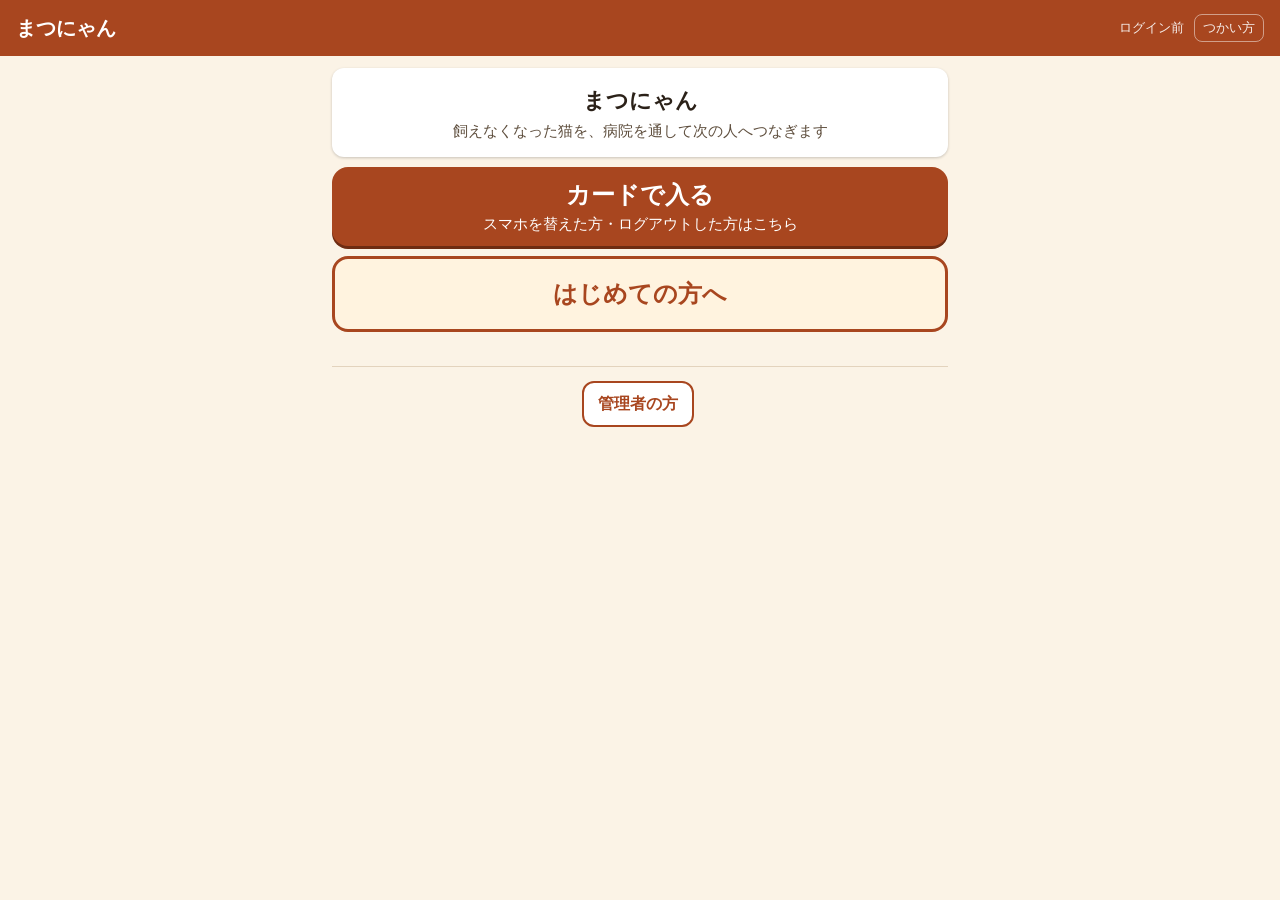
<file: index.html>
<!doctype html>
<html lang="ja">
<head>
<meta charset="utf-8">
<meta name="viewport" content="width=device-width, initial-scale=1, viewport-fit=cover">
<meta name="theme-color" content="#a8461f">
<meta name="app-ver" content="matsunyan-v12">
<title>まつにゃん</title>
<link rel="manifest" href="manifest.json">
<link rel="icon" href="icon-192.png">
<link rel="stylesheet" href="style.css?v=12">
</head>
<body>
<header><h1 id="title">まつにゃん</h1><span class="who" id="who"></span><a class="who helpln" id="help-link" href="help.html">つかい方</a><button class="who hidden" id="logout" type="button">ログアウト</button></header>
<main>
  <!-- 起動中 -->
  <section id="v-boot" class="view"><div class="card center"><div class="note">読み込み中…</div></div></section>

  <!-- ログイン -->
  <section id="v-login" class="view hidden">
    <div class="card center"><div class="big" style="font-size:22px;margin:6px 0">まつにゃん</div><div class="note">飼えなくなった猫を、病院を通して次の人へつなぎます</div></div>
    <!-- 入口は2つだけ(7枚目・艦長 msg 7491): カードで入る / はじめての方へ。一度入ったスマホはここに来ない -->
    <button id="go-card" class="door" type="button" aria-expanded="false">カードで入る<small>スマホを替えた方・ログアウトした方はこちら</small></button>
    <div class="card hidden" id="card-box">
      <div class="note" style="margin-top:0">カードの QR をスマホのカメラで読むと、この画面に来ます。</div>
      <div id="card-ready" class="hidden"><div class="ok">カードを読みました</div></div>
      <div id="card-paste">
        <label for="card-url">QR が読めない時は、カードの住所(URL)</label>
        <input id="card-url" class="field" type="url" autocomplete="off" placeholder="https://…#card=…">
      </div>
      <label for="card-pin">暗証番号(4けた)</label>
      <input id="card-pin" class="field pin" inputmode="numeric" pattern="[0-9]*" maxlength="4" autocomplete="off">
      <div id="card-err" class="err hidden"></div>
      <button id="card-go" class="btn" type="button">入る</button>
      <div class="note">一度入ったスマホは、次から開くだけで入れます。</div>
    </div>
    <button id="go-first" class="door sub" type="button" aria-expanded="false">はじめての方へ</button>
    <div class="card hidden" id="first-box">
      <ol class="first">
        <li>登録は、かかりつけの動物病院でします。</li>
        <li>病院で QR を読み、病院の人から番号を聞いて登録します。</li>
        <li>登録すると、カードがもらえます。</li>
      </ol>
      <div class="note"><a href="help.html">つかい方を読む</a></div>
    </div>
    <div class="adminfoot">
      <button id="go-admin" class="btn sm sub" type="button">管理者の方</button>
      <div id="gsi-btn"></div>
      <div id="admin-err" class="err hidden"></div>
    </div>
  </section>

  <!-- QR を読んだ人(病院で登録) -->
  <section id="v-hreg" class="view hidden">
    <div class="card center"><div class="note">QRを読みました</div><div class="big" style="font-size:24px;margin:6px 0" id="hreg-name">…</div><div class="note" id="hreg-ward"></div></div>
    <div class="card" id="hreg-form">
      <label for="r-nick">1. 呼び名</label>
      <input id="r-nick" class="field" maxlength="20" autocomplete="off" placeholder="例: みけのママ">
      <div class="note" style="margin-top:0">本名でなくてかまいません</div>
      <label for="r-code">2. 病院の人から聞いた確認の番号</label>
      <div class="note" style="margin-top:0">病院の画面に出ています(毎日変わります)</div>
      <input id="r-code" class="field codein" inputmode="numeric" pattern="[0-9]*" maxlength="6" autocomplete="off" placeholder="______">
      <label>3. 使い方を選んでください</label>
      <div class="choice" id="r-wants">
        <label><input type="radio" name="wants" value="owner"> 飼い主</label>
        <label><input type="radio" name="wants" value="adopter"> 引き取ってもよい人</label>
        <label><input type="radio" name="wants" value="both"> 両方</label>
      </div>
      <div id="r-marks" class="hidden">
        <label>引き取る時にできること(あとから設定で変えられます)</label>
        <label class="check"><input type="checkbox" id="r-foster"> 一時預かりできる</label>
        <label class="check"><input type="checkbox" id="r-life"> 終生飼養できる</label>
      </div>
      <div id="r-owner-note" class="promise hidden">飼い主の登録は、飼えなくなった時の<b>備えの登録</b>です。病院が引き取りや引き継ぎの成立を約束するものではありません。</div>
      <div id="r-agree-box" class="promise hidden">
        <div>この登録は<b>引き取りの約束ではありません</b>。条件が合えば相談を受けて検討する、という意思の登録です。</div>
        <label class="check"><input type="checkbox" id="r-agree"> わかりました(同意する)</label>
      </div>
      <label for="r-pin">4. 暗証番号(4けた・自分で決める)</label>
      <input id="r-pin" class="field pin" inputmode="numeric" pattern="[0-9]*" maxlength="4" autocomplete="off">
      <label for="r-pin2">もう一度(たしかめ)</label>
      <input id="r-pin2" class="field pin" inputmode="numeric" pattern="[0-9]*" maxlength="4" autocomplete="off">
    </div>
    <div class="note center" id="hreg-privacy">電話番号・住所・メールは入れません。<br>呼び名とかかりつけの病院だけ登録されます。<br><a id="terms-link" href="terms.html">利用のきまりと個人情報の扱い</a>(登録の前に読んでください)</div>
    <div id="hreg-err" class="err hidden"></div>
    <button id="hreg-go" class="btn" type="button">登録する</button>
  </section>

  <!-- 作り直しの QR を読んだ人(本人のスマホ・6枚目) -->
  <section id="v-reissue" class="view hidden">
    <div class="card center"><div class="note">カードの作り直し</div><div class="big" style="font-size:24px;margin:6px 0" id="ri-name">…</div><div class="note" id="ri-hos"></div></div>
    <div class="card" id="ri-form">
      <label for="ri-pin">新しい暗証番号(4けた・自分で決める)</label>
      <input id="ri-pin" class="field pin" inputmode="numeric" pattern="[0-9]*" maxlength="4" autocomplete="off">
      <label for="ri-pin2">もう一度(たしかめ)</label>
      <input id="ri-pin2" class="field pin" inputmode="numeric" pattern="[0-9]*" maxlength="4" autocomplete="off">
    </div>
    <div id="ri-err" class="err hidden"></div>
    <button id="ri-go" class="btn" type="button">新しいカードを作る</button>
  </section>

  <!-- 登録した人のログインカード -->
  <section id="v-ucard" class="view hidden">
    <div class="card">
      <h3>あなたのログインカード</h3>
      <div class="note">この QR と暗証番号で入ります。<b>QR が出るのはこの1回だけ</b>です。暗証番号は書かないでください。</div>
      <div class="handoff noprint hidden" id="ucard-hand"><b>病院でカードを印刷してもらいましょう。</b><br>病院の人にこの「印刷の番号」を見せてください。<div class="code pcode" id="ucard-hcode">------</div><div class="note" style="margin:0"><span id="ucard-hmin">15</span>分のあいだ・1回だけ使えます。暗証番号は印刷されません。</div></div>
      <div class="promise noprint" id="ucard-keep"><b>このカードを写真に撮るか印刷して、なくさないでください。</b>スマホを替えた時に使います。<br>このスマホは、一度入れば次から開くだけで入れます。</div>
      <canvas class="qr" id="ucard-qr"></canvas>
      <div class="big center" id="ucard-nick" style="text-align:center"></div>
      <div class="note center" id="ucard-hos" style="text-align:center"></div>
      <details class="noprint" id="ucard-urlbox"><summary class="note">QR が読めない時はこちら(カードの URL)</summary><div class="secret" id="ucard-url"></div></details>
      <button class="btn sub noprint" id="ucard-print" type="button">自分で印刷する</button>
      <button class="btn noprint" id="ucard-go" type="button">このカードで入る</button>
    </div>
  </section>

  <!-- 利用者: ホーム -->
  <section id="v-u-home" class="view hidden">
    <div class="note" id="u-line"></div>
    <div class="handoff hidden" id="u-hand"><b>病院でカードを印刷する時の「印刷の番号」</b><div class="code pcode" id="u-hcode">------</div><div class="note" style="margin:0">あと <span id="u-hmin">15</span> 分・1回だけ使えます。印刷が済んだら気にしなくてかまいません。</div></div>
    <button class="sos hidden" id="u-sos" type="button">🚨 緊急ボタン<small>飼えなくなったとき、ここを押します</small></button>
    <div class="card renewbar hidden" id="u-hstop"><b>かかりつけの病院は今は使えません</b><div class="note" style="margin:2px 0">ほかの病院で登録し直してください。緊急ボタンは押せます。</div></div>
    <div class="card renewbar hidden" id="u-renew"><b>年に1回の確認: 登録を続けますか</b><div class="note" style="margin:2px 0" id="u-renew-txt"></div><button class="btn sm" type="button" id="u-renew-go">確かめる</button></div>
    <h3 id="u-cats-title">わたしの猫</h3>
    <div id="u-cats"></div>
    <h3>メッセージ <span class="tag r hidden" id="u-unread"></span></h3>
    <div id="u-msgs"></div>
    <div id="u-err" class="err hidden"></div>
  </section>

  <!-- 利用者: 猫を登録 -->
  <section id="v-u-cat" class="view hidden">
    <div class="phrow">
      <label class="ph" for="c-photo" id="c-ph"><span>📷</span></label>
      <div><div class="big">写真を入れる</div><div class="note" style="margin:2px 0">猫の顔がわかる写真。人や家は写さないでください</div></div>
      <input type="file" id="c-photo" accept="image/*" class="hidden">
    </div>
    <div class="grid2">
      <div><label for="c-name">名前</label><input id="c-name" class="field" maxlength="20" autocomplete="off"></div>
      <div><label for="c-age">年齢</label><input id="c-age" class="field" maxlength="10" autocomplete="off" placeholder="例: 10歳"></div>
      <div><label for="c-sex">性別</label><select id="c-sex" class="field"><option value="">選ぶ</option><option>オス</option><option>メス</option><option>わからない</option></select></div>
      <div><label for="c-color">毛色</label><input id="c-color" class="field" maxlength="20" autocomplete="off"></div>
    </div>
    <label for="c-nature">性格</label><input id="c-nature" class="field" maxlength="60" autocomplete="off">
    <label for="c-illness">持病</label><input id="c-illness" class="field" maxlength="60" autocomplete="off">
    <div class="grid2">
      <div><label for="c-vaccine">ワクチン</label><input id="c-vaccine" class="field" maxlength="30" autocomplete="off"></div>
      <div><label for="c-neuter">不妊手術</label><select id="c-neuter" class="field"><option value="">選ぶ</option><option>済み</option><option>まだ</option><option>わからない</option></select></div>
    </div>
    <div class="wait"><b>⏳ 病院の確認待ち</b><div class="note" style="margin:2px 0">病院の人が確認すると登録されます</div></div>
    <div id="c-err" class="err hidden"></div>
    <button id="c-go" class="btn" type="button">病院に送る</button>
  </section>

  <!-- 猫の一覧(利用者・病院・管理者。見える範囲は受け付けが決める) -->
  <section id="v-cats" class="view hidden">
    <div class="note" style="margin:0 0 6px" id="l-line"></div>
    <div id="l-cats"></div>
    <div id="l-err" class="err hidden"></div>
  </section>

  <!-- 猫の詳しい画面 -->
  <section id="v-cat" class="view hidden">
    <div class="card cat" id="d-head"><div class="ph lg">🐱</div><div class="grow"><div class="big" id="d-name"></div><div class="note" style="margin:0" id="d-sub"></div><div id="d-tags"></div></div></div>
    <div class="card"><div class="note" style="margin:0" id="d-info"></div></div>
    <div class="card hidden" id="d-scope"><h3>見える範囲</h3><div class="note" style="margin:0 0 4px" id="d-scope-now"></div><button class="btn sm sub" type="button" id="d-wide"></button></div>
    <div class="card hidden" id="d-queue"><h3>手を挙げた人(挙げた順)</h3><div id="d-qlist"></div><div class="note">この一覧は、飼い主・病院・管理者だけに見えます</div></div>
    <div class="card hidden" id="d-seek"><h3>引き継ぎ先を探したい(急がない)</h3><div class="note" style="margin:0 0 6px" id="d-seek-now"></div><button class="btn sm" type="button" id="d-seek-btn"></button></div>
    <div class="card hidden" id="d-msg"><h3 id="d-msg-h">メッセージを送る</h3>
      <label for="d-msg-to">あて先</label><select id="d-msg-to" class="field"></select>
      <label for="d-msg-text">本文(300字まで)</label><textarea id="d-msg-text" class="field" rows="3" maxlength="300"></textarea>
      <div class="note" style="margin:2px 0">電話番号・メール・住所は書けません。連絡は病院を通します。</div>
      <div id="d-msg-ok" class="ok hidden"></div>
      <button class="btn sm" type="button" id="d-msg-go">送る</button></div>
    <div class="card hidden" id="d-me"><div id="d-mytag"></div><button class="btn" type="button" id="d-raise">手を挙げる</button><button class="btn sub" type="button" id="d-lower">手を下ろす</button></div>
    <div class="card hidden" id="d-decide"><h3>順番の先頭の人(病院が記録)</h3><div class="note" style="margin:0 0 6px" id="d-decide-now"></div>
      <div class="btn2" id="d-decide-btns"><button class="btn" type="button" id="d-accept">引き受ける</button><button class="btn sub" type="button" id="d-decline">断った</button></div>
      <button class="btn hidden" type="button" id="d-handover">引き継ぎ済みにする</button><div id="d-decide-res" class="ok hidden"></div></div>
    <div class="card renewbar hidden" id="d-hstop"><b>かかりつけの病院は今は使えません</b><div class="note" style="margin:2px 0">ほかの病院で登録し直してください。緊急ボタンは押せます。</div></div>
    <button class="sos hidden" id="d-sos" type="button" style="font-size:20px;padding:12px">🚨 緊急ボタン</button>
    <div class="card hidden" id="d-close"><h3>この猫を外す</h3><div class="note" style="margin:0 0 6px">亡くなった時・飼い続けることにした時など。一覧から消え、手を挙げた人には「募集は終わりました」と届きます。</div>
      <select id="d-close-why" class="field"><option value="">理由を選ぶ</option><option value="died">亡くなった</option><option value="keep">飼い続ける</option><option value="other">そのほか</option></select>
      <button class="btn sm sub" type="button" id="d-close-go">この猫を外す</button></div>
    <div id="d-err" class="err hidden"></div>
  </section>

  <!-- メッセージ(利用者・病院。アプリの中だけ) -->
  <section id="v-msgs" class="view hidden">
    <div class="note" style="margin:0 0 6px">アプリの中だけのやりとりです。連絡は病院を通します。</div>
    <div id="m-list"></div>
    <div id="m-err" class="err hidden"></div>
  </section>

  <!-- 年1回の確認 -->
  <section id="v-renew" class="view hidden">
    <div class="card">
      <h3>年に1回の確認: 登録を続けますか</h3>
      <div class="note" id="rn-txt"></div>
      <div class="promise" id="rn-promise">引き取ってもよい人の登録は、引き取りの約束ではなく、条件が合えば相談を受けて検討する、という意思の登録です。</div>
      <div id="rn-err" class="err hidden"></div>
      <button class="btn" type="button" id="rn-go">続ける</button>
      <button class="btn sub" type="button" id="rn-later">あとで</button>
    </div>
  </section>

  <!-- 利用者: 設定(引き取る人の印) -->
  <section id="v-u-set" class="view hidden">
    <div class="card" id="s-marks">
      <h3>引き取る時にできること</h3>
      <div class="note">手を挙げた時に、飼い主と病院に印として見えます。</div>
      <label class="check"><input type="checkbox" id="s-foster"> 一時預かりできる</label>
      <label class="check"><input type="checkbox" id="s-life"> 終生飼養できる</label>
      <div id="s-err" class="err hidden"></div><div id="s-ok" class="ok hidden"></div>
      <button class="btn" type="button" id="s-go">保存する</button>
    </div>
    <div class="card out">
      <h3>このスマホからログアウト</h3>
      <div class="note">ふだんはログアウトしなくてかまいません。ログアウトすると、次に入る時にカードと暗証番号が要ります。</div>
      <button class="btn sm sub" type="button" id="s-logout">ログアウトする</button>
    </div>
  </section>

  <!-- 管理者: 電話が必要な連絡(見本 7) -->
  <section id="v-admin-sos" class="view hidden">
    <h3 style="font-size:19px">電話が必要な連絡 <span class="tag r" id="sos-n">0件</span></h3>
    <div id="sos-list"></div>
    <div id="sos-err" class="err hidden"></div>
  </section>

  <!-- 管理者: 病院の一覧 -->
  <section id="v-admin-list" class="view hidden">
    <h3>病院の一覧 <span class="tag" id="h-count">0件</span></h3>
    <div id="h-list"></div>
    <div id="list-err" class="err hidden"></div>
  </section>

  <!-- 管理者: 病院を登録 -->
  <section id="v-admin-add" class="view hidden">
    <div class="card" id="add-form">
      <h3>病院を登録</h3>
      <label for="h-name">病院の名前</label><input id="h-name" class="field" maxlength="40" autocomplete="off">
      <label for="h-ward">区(名古屋市)</label><select id="h-ward" class="field"></select>
      <label for="h-phone">病院の電話番号</label><input id="h-phone" class="field" type="tel" maxlength="15" autocomplete="off">
      <label class="check"><input type="checkbox" id="h-nagoya"> 名古屋市内の病院であることを確かめました</label>
      <label for="h-pin">病院のカードの暗証番号(4けた・病院に伝える)</label>
      <input id="h-pin" class="field pin" inputmode="numeric" maxlength="4" autocomplete="off">
      <div id="add-err" class="err hidden"></div>
      <button id="add-go" class="btn" type="button">登録して、カードを作る</button>
    </div>
    <div class="card hidden" id="card-out">
      <h3 id="card-out-title">病院のログインカード</h3>
      <div class="note">この QR と暗証番号で、病院の人が入ります。<b>QR が出るのはこの1回だけ</b>です。印刷して病院に渡してください。病院のスマホ・パソコンは、一度入れば次から開くだけで入れます。カードは、端末を替えた時・ログアウトした時に使います。</div>
      <canvas class="qr" id="card-qr"></canvas>
      <div class="big center" id="card-out-name" style="text-align:center"></div>
      <div class="note noprint">カードの URL:</div><div class="secret noprint" id="card-out-url"></div>
      <label for="card-layout" class="noprint">印刷する紙</label><select id="card-layout" class="field pc-layout noprint"></select>
      <button class="btn sub noprint" id="card-print" type="button">印刷する</button>
      <button class="btn noprint" id="card-done" type="button">閉じて一覧へ</button>
    </div>
  </section>

  <!-- 病院: ホーム(今日の確認の番号) -->
  <section id="v-hos-home" class="view hidden">
    <div class="card center"><div class="note" style="margin:0" id="code-label">今日の確認の番号</div><div class="code" id="code">------</div><div class="note" style="margin:0">毎日0時に変わります。来た人に口で伝えます</div></div>
    <div class="card waitbox" id="hos-pend-box"><h3>確認待ちの猫 <span class="tag r" id="hos-pend-n">0件</span></h3><div id="hos-pend"></div></div>
    <button class="sos" id="hos-sos" type="button" style="font-size:22px;padding:14px">🚨 緊急ボタン<small>病院から知らせるとき</small></button>
    <div class="card hidden takebox" id="hos-take-box">
      <h3>利用者のカードを印刷する</h3>
      <div class="note" style="margin-top:0">登録・作り直しの後、利用者のスマホに出る「印刷の番号」(6けた)を入れます。上の「今日の確認の番号」とは別の番号です。</div>
      <label for="ht-code">印刷の番号</label>
      <input id="ht-code" class="field codein pcodein" inputmode="numeric" maxlength="6" autocomplete="off" aria-label="利用者のスマホに出た印刷の番号(6けた)">
      <div id="ht-err" class="err hidden"></div>
      <button class="btn" id="ht-go" type="button">カードを受け取る</button>
    </div>
    <div class="card hidden" id="hos-seek-box"><h3>引き継ぎ先を探している猫(急がない) <span class="tag" id="hos-seek-n"></span></h3><div id="hos-seek"></div></div>
    <div class="card"><div class="note" style="margin:0" id="hos-counts"></div><div class="note" style="margin:4px 0 0" id="hos-renew"></div></div>
    <div class="card"><div class="note" style="margin:0" id="hos-info"></div></div>
    <button class="btn sub" id="hos-users-go" type="button">利用者のカードを作り直す・登録をやめる</button>
    <div id="hos-err" class="err hidden"></div>
    <div class="card out">
      <h3>この端末からログアウト</h3>
      <div class="note">ふだんはログアウトしなくてかまいません。ログアウトすると、次に入る時に病院のカードと暗証番号が要ります。</div>
      <button class="btn sm sub" type="button" id="hos-logout">ログアウトする</button>
    </div>
  </section>

  <!-- 病院: 利用者のカードを作り直す(6枚目)。呼び名で探す → 本人がいることを確かめる → 本人のスマホで QR を読む -->
  <section id="v-hos-users" class="view hidden">
    <div class="card">
      <h3>利用者のカードを作り直す・登録をやめる</h3>
      <div class="note" style="margin-top:0">暗証番号を忘れた人・カードをなくした人のカードを作り直します。登録をやめたい人も、ここから。この病院で登録した人だけが出ます。</div>
      <label for="hu-q">呼び名で探す</label>
      <div class="row"><input id="hu-q" class="field grow" maxlength="20" autocomplete="off" placeholder="例: みけのママ"><button class="btn sm" id="hu-search" type="button">探す</button></div>
      <div class="note" id="hu-count"></div>
    </div>
    <div id="hu-list"></div>
    <div id="hu-err" class="err hidden"></div>
  </section>
  <section id="v-hos-reissue" class="view hidden">
    <div class="card" id="hr-ask">
      <h3><span id="hr-nick"></span> さんのカードを作り直す</h3>
      <div class="note" id="hr-meta"></div>
      <div class="promise">作り直すと、<b>前のカードはすぐに使えなくなります</b>。猫・手を挙げた順番・メッセージはそのまま残ります。</div>
      <label class="check"><input type="checkbox" id="hr-here"> <span>本人がここにいることを確かめた: <b id="hr-who"></b></span></label>
      <div id="hr-err" class="err hidden"></div>
      <button class="btn" id="hr-go" type="button">作り直す</button>
      <button class="btn sub" id="hr-back" type="button">戻る</button>
    </div>
    <div class="card hidden" id="hr-quit"><h3>登録をやめる</h3><div class="note" style="margin:0 0 6px">本人から「やめたい・消したい」と言われた時に押します。カードは使えなくなり、猫は一覧から消えます。<b><span class="hr-days">30</span>日の内なら戻せます。</b>過ぎると呼び名・猫・写真・メッセージを消します。</div>
      <button class="btn sm sub" id="hr-quit-go" type="button">登録をやめる</button></div>
    <div class="card hidden" id="hr-restore"><h3><span id="hr-r-nick"></span> さんは登録をやめています</h3><div class="note" id="hr-r-meta"></div>
      <button class="btn sm" id="hr-restore-go" type="button">登録を戻す</button><button class="btn sub" id="hr-r-back" type="button">戻る</button></div>
    <div id="hr-err2" class="err hidden"></div>
    <div id="hr-ok2" class="ok hidden"></div>
    <div class="card center hidden" id="hr-out">
      <h3>本人のスマホで読んでもらう QR</h3>
      <div class="note">本人のスマホのカメラで読むと、新しい暗証番号を決める画面が開きます。<b><span id="hr-min">15</span>分だけ・1回だけ</b>使えます。</div>
      <canvas class="qr" id="hr-qr"></canvas>
      <div class="big" id="hr-out-nick"></div>
      <button class="btn noprint" id="hr-done" type="button">閉じる</button>
    </div>
  </section>

  <!-- 病院: 受け取った利用者のカードを印刷する(8枚目)。この画面を閉じると、もう出せない -->
  <section id="v-hos-take" class="view hidden">
    <div class="card">
      <h3><span id="ht-nick"></span> さんのカード</h3>
      <div class="note" style="margin-top:0">印刷して、本人に渡してください。<b>この画面を閉じると、もう一度は出せません。</b>暗証番号は印刷されません。</div>
      <div class="pc-preview" id="ht-preview"></div>
      <label for="ht-layout">印刷する紙</label><select id="ht-layout" class="field pc-layout"></select>
      <button class="btn" id="ht-print" type="button">印刷する</button>
      <button class="btn sub" id="ht-done" type="button">渡したので閉じる</button>
    </div>
  </section>

  <!-- 病院: 病院の QR -->
  <section id="v-hos-qr" class="view hidden">
    <div class="card center">
      <h3>この病院の QR</h3>
      <div class="note">登録する人に読んでもらいます。この QR は毎日は変わりません。</div>
      <canvas class="qr" id="hos-qr"></canvas>
      <div class="big" id="hos-qr-name"></div>
      <button class="btn sub noprint" id="hos-print" type="button">印刷する</button>
    </div>
  </section>
</main>
<!-- 緊急ボタンの確かめ(見本 8) -->
<div id="sos-modal" class="hidden"><div class="modalbg"></div>
  <div class="sosbox" id="sos-ask"><div style="font-size:52px">🚨</div><div class="big" style="font-size:24px;margin:6px 0">本当に知らせますか？</div>
    <div class="note" style="font-size:16px">管理者に知らせます。<br>管理者が病院に電話します。</div>
    <select id="sos-cat" class="field hidden"></select>
    <div class="note" id="sos-what"></div>
    <button class="sos" type="button" id="sos-yes" style="font-size:24px;box-shadow:none">はい、知らせます</button>
    <button class="btn sub" type="button" id="sos-no">やめる</button></div>
  <div class="sosbox hidden" id="sos-res"><div style="font-size:52px">🚨</div><div id="sos-res-txt"></div><button class="btn" type="button" id="sos-close">閉じる</button></div>
</div>
<nav id="nav" class="hidden"></nav>
<div id="print-sheet" aria-hidden="true"></div>
<script src="config.js?v=12"></script>
<script src="lib/qr.js?v=12"></script>
<script src="app.js?v=12"></script>
</body>
</html>
</file>
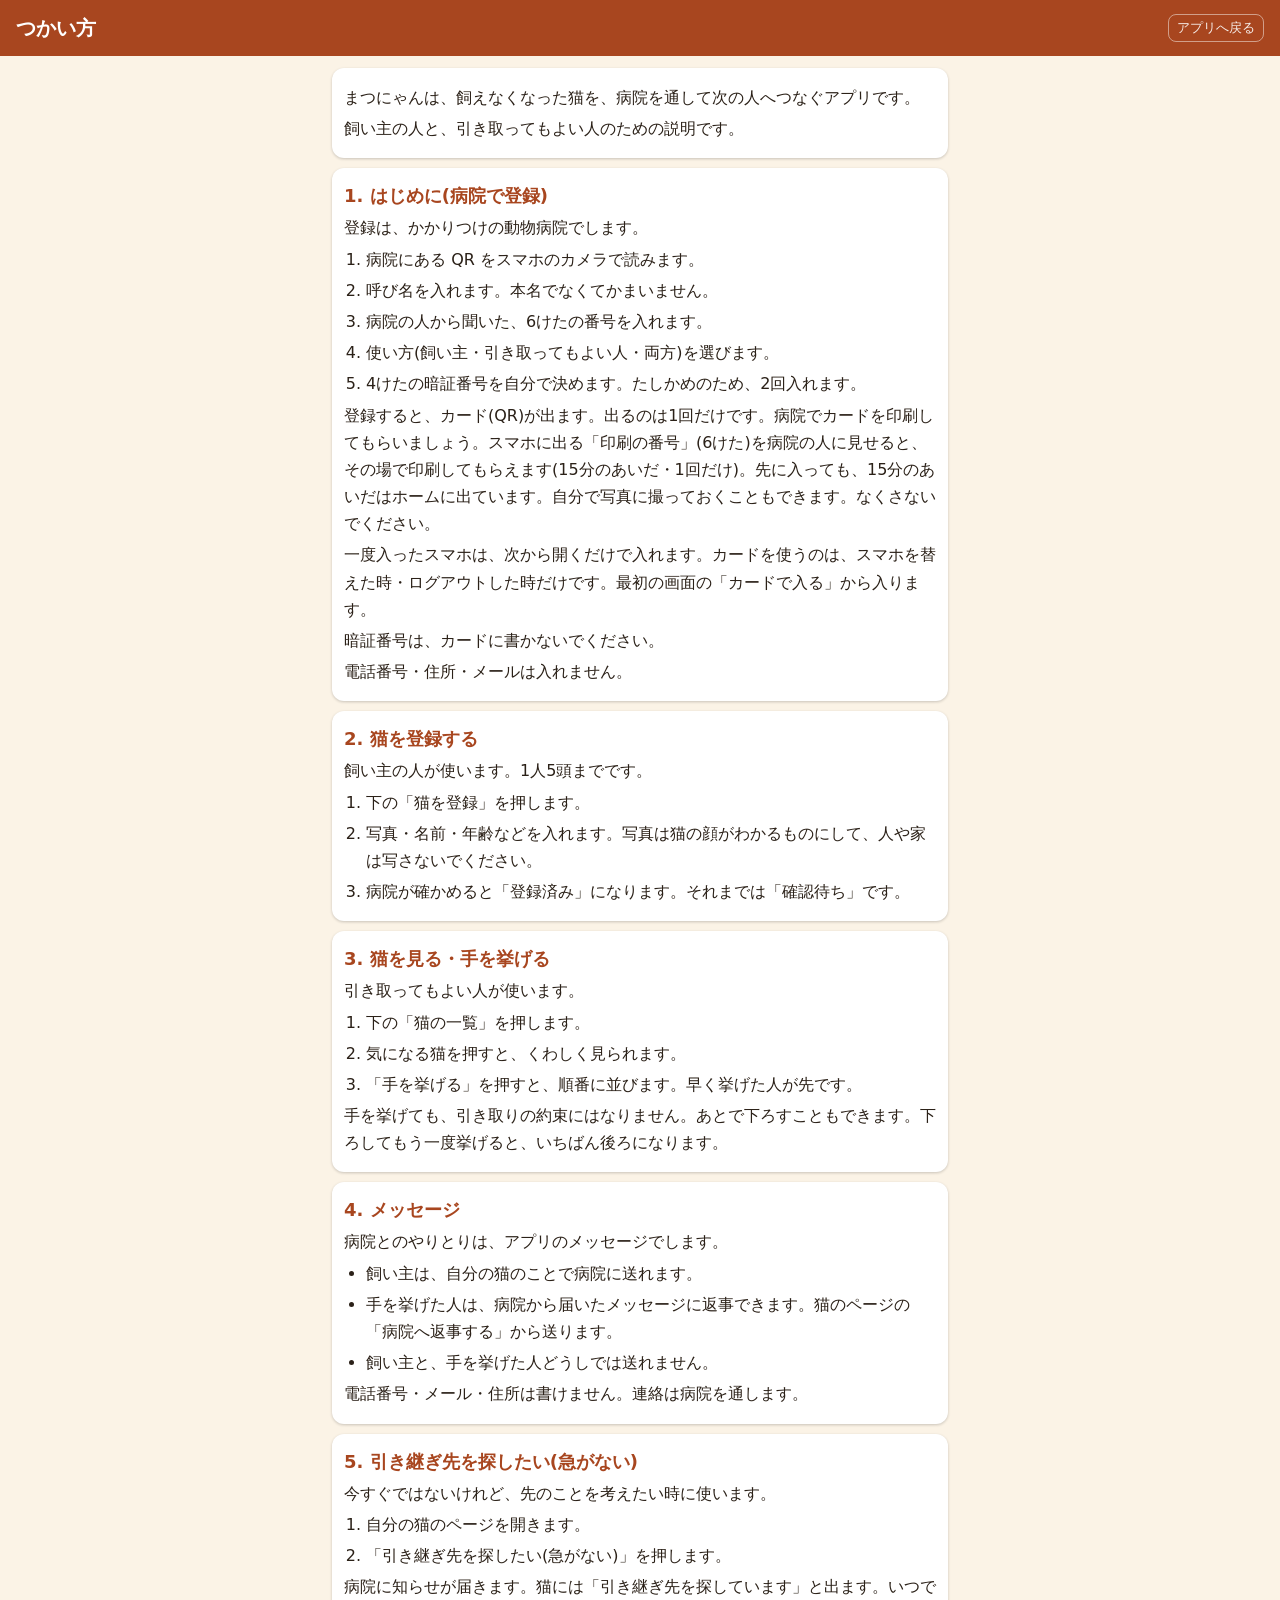
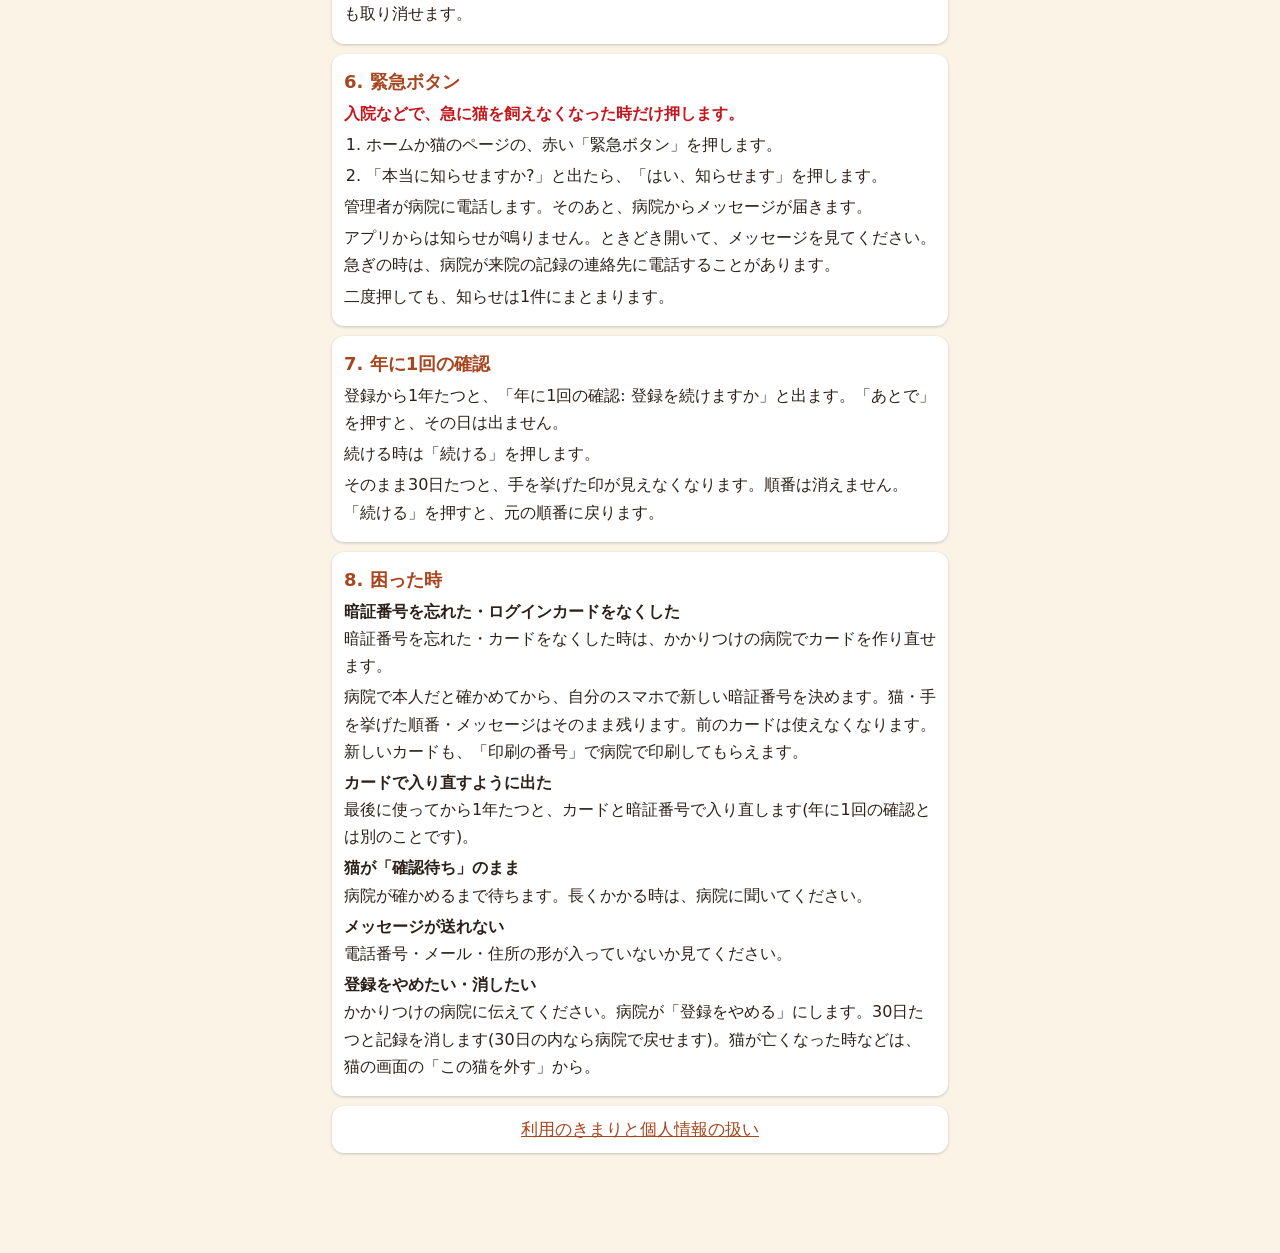
<file: help.html>
<!doctype html>
<html lang="ja">
<head>
<meta charset="utf-8">
<meta name="viewport" content="width=device-width, initial-scale=1, viewport-fit=cover">
<meta name="theme-color" content="#a8461f">
<title>つかい方 - まつにゃん</title>
<link rel="icon" href="icon-192.png">
<link rel="stylesheet" href="style.css?v=12">
</head>
<body>
<header><h1>つかい方</h1><a class="who helpln" href="./">アプリへ戻る</a></header>
<main class="doc" id="help-body">
  <div class="card">
    <p>まつにゃんは、飼えなくなった猫を、病院を通して次の人へつなぐアプリです。</p>
    <p>飼い主の人と、引き取ってもよい人のための説明です。</p>
  </div>

  <div class="card" id="h-start">
    <h2>1. はじめに(病院で登録)</h2>
    <p>登録は、かかりつけの動物病院でします。</p>
    <ol>
      <li>病院にある QR をスマホのカメラで読みます。</li>
      <li>呼び名を入れます。本名でなくてかまいません。</li>
      <li>病院の人から聞いた、6けたの番号を入れます。</li>
      <li>使い方(飼い主・引き取ってもよい人・両方)を選びます。</li>
      <li>4けたの暗証番号を自分で決めます。たしかめのため、2回入れます。</li>
    </ol>
    <p>登録すると、カード(QR)が出ます。出るのは1回だけです。病院でカードを印刷してもらいましょう。スマホに出る「印刷の番号」(6けた)を病院の人に見せると、その場で印刷してもらえます(15分のあいだ・1回だけ)。先に入っても、15分のあいだはホームに出ています。自分で写真に撮っておくこともできます。なくさないでください。</p>
    <p>一度入ったスマホは、次から開くだけで入れます。カードを使うのは、スマホを替えた時・ログアウトした時だけです。最初の画面の「カードで入る」から入ります。</p>
    <p>暗証番号は、カードに書かないでください。</p>
    <p>電話番号・住所・メールは入れません。</p>
  </div>

  <div class="card" id="h-cat">
    <h2>2. 猫を登録する</h2>
    <p>飼い主の人が使います。1人5頭までです。</p>
    <ol>
      <li>下の「猫を登録」を押します。</li>
      <li>写真・名前・年齢などを入れます。写真は猫の顔がわかるものにして、人や家は写さないでください。</li>
      <li>病院が確かめると「登録済み」になります。それまでは「確認待ち」です。</li>
    </ol>
  </div>

  <div class="card" id="h-list">
    <h2>3. 猫を見る・手を挙げる</h2>
    <p>引き取ってもよい人が使います。</p>
    <ol>
      <li>下の「猫の一覧」を押します。</li>
      <li>気になる猫を押すと、くわしく見られます。</li>
      <li>「手を挙げる」を押すと、順番に並びます。早く挙げた人が先です。</li>
    </ol>
    <p>手を挙げても、引き取りの約束にはなりません。あとで下ろすこともできます。下ろしてもう一度挙げると、いちばん後ろになります。</p>
  </div>

  <div class="card" id="h-msg">
    <h2>4. メッセージ</h2>
    <p>病院とのやりとりは、アプリのメッセージでします。</p>
    <ul>
      <li>飼い主は、自分の猫のことで病院に送れます。</li>
      <li>手を挙げた人は、病院から届いたメッセージに返事できます。猫のページの「病院へ返事する」から送ります。</li>
      <li>飼い主と、手を挙げた人どうしでは送れません。</li>
    </ul>
    <p>電話番号・メール・住所は書けません。連絡は病院を通します。</p>
  </div>

  <div class="card" id="h-seek">
    <h2>5. 引き継ぎ先を探したい(急がない)</h2>
    <p>今すぐではないけれど、先のことを考えたい時に使います。</p>
    <ol>
      <li>自分の猫のページを開きます。</li>
      <li>「引き継ぎ先を探したい(急がない)」を押します。</li>
    </ol>
    <p>病院に知らせが届きます。猫には「引き継ぎ先を探しています」と出ます。いつでも取り消せます。</p>
  </div>

  <div class="card" id="h-sos">
    <h2>6. 緊急ボタン</h2>
    <p class="sosnote">入院などで、急に猫を飼えなくなった時だけ押します。</p>
    <ol>
      <li>ホームか猫のページの、赤い「緊急ボタン」を押します。</li>
      <li>「本当に知らせますか?」と出たら、「はい、知らせます」を押します。</li>
    </ol>
    <p>管理者が病院に電話します。そのあと、病院からメッセージが届きます。</p>
    <p>アプリからは知らせが鳴りません。ときどき開いて、メッセージを見てください。急ぎの時は、病院が来院の記録の連絡先に電話することがあります。</p>
    <p>二度押しても、知らせは1件にまとまります。</p>
  </div>

  <div class="card" id="h-renew">
    <h2>7. 年に1回の確認</h2>
    <p>登録から1年たつと、「年に1回の確認: 登録を続けますか」と出ます。「あとで」を押すと、その日は出ません。</p>
    <p>続ける時は「続ける」を押します。</p>
    <p>そのまま30日たつと、手を挙げた印が見えなくなります。順番は消えません。「続ける」を押すと、元の順番に戻ります。</p>
  </div>

  <div class="card" id="h-faq">
    <h2>8. 困った時</h2>
    <p><b>暗証番号を忘れた・ログインカードをなくした</b><br>暗証番号を忘れた・カードをなくした時は、かかりつけの病院でカードを作り直せます。</p>
    <p>病院で本人だと確かめてから、自分のスマホで新しい暗証番号を決めます。猫・手を挙げた順番・メッセージはそのまま残ります。前のカードは使えなくなります。新しいカードも、「印刷の番号」で病院で印刷してもらえます。</p>
    <p><b>カードで入り直すように出た</b><br>最後に使ってから1年たつと、カードと暗証番号で入り直します(年に1回の確認とは別のことです)。</p>
    <p><b>猫が「確認待ち」のまま</b><br>病院が確かめるまで待ちます。長くかかる時は、病院に聞いてください。</p>
    <p><b>メッセージが送れない</b><br>電話番号・メール・住所の形が入っていないか見てください。</p>
    <p><b>登録をやめたい・消したい</b><br>かかりつけの病院に伝えてください。病院が「登録をやめる」にします。30日たつと記録を消します(30日の内なら病院で戻せます)。猫が亡くなった時などは、猫の画面の「この猫を外す」から。</p>
  </div>

  <div class="card center"><a href="terms.html">利用のきまりと個人情報の扱い</a></div>
</main>
</body>
</html>
</file>
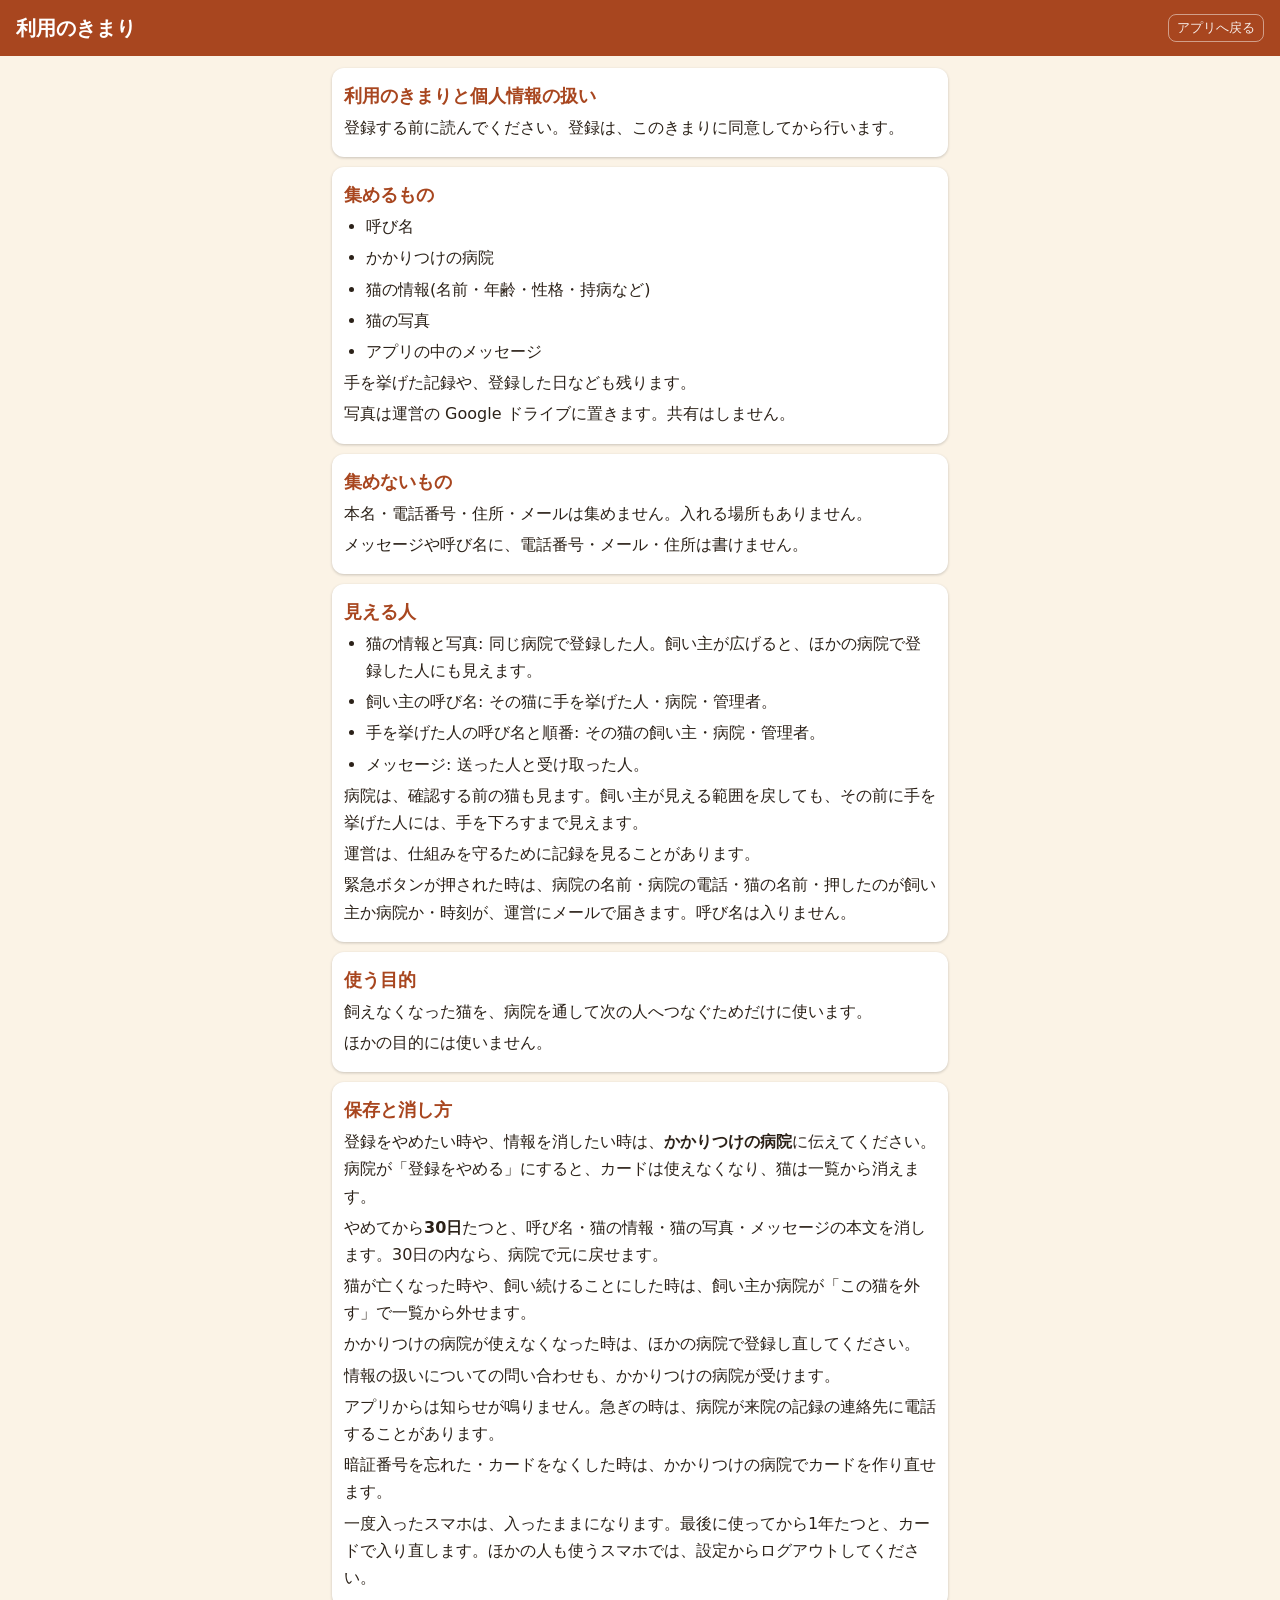
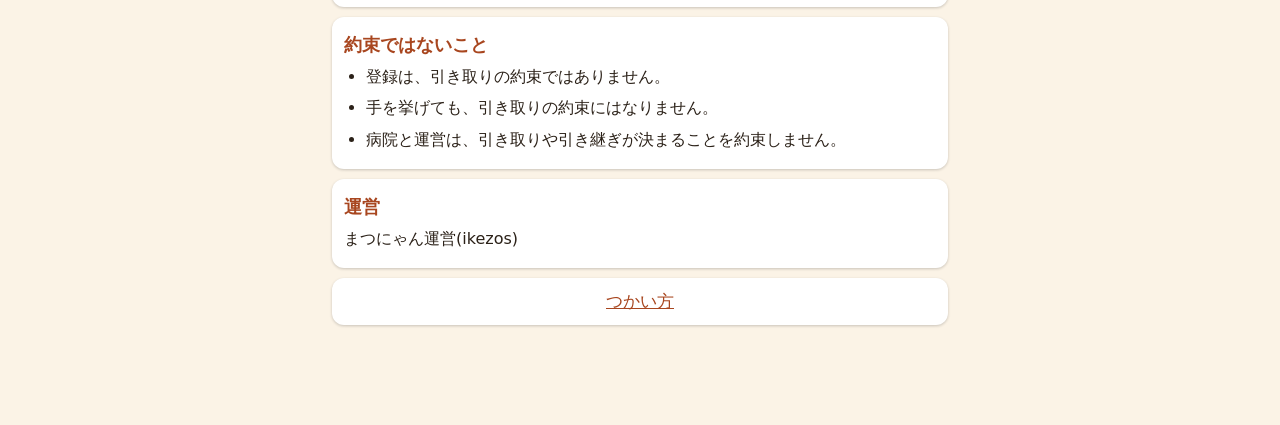
<file: terms.html>
<!doctype html>
<html lang="ja">
<head>
<meta charset="utf-8">
<meta name="viewport" content="width=device-width, initial-scale=1, viewport-fit=cover">
<meta name="theme-color" content="#a8461f">
<title>利用のきまりと個人情報の扱い - まつにゃん</title>
<link rel="icon" href="icon-192.png">
<link rel="stylesheet" href="style.css?v=12">
</head>
<body>
<header><h1>利用のきまり</h1><a class="who helpln" href="./">アプリへ戻る</a></header>
<main class="doc" id="terms-body">
  <div class="card">
    <h2>利用のきまりと個人情報の扱い</h2>
    <p>登録する前に読んでください。登録は、このきまりに同意してから行います。</p>
  </div>

  <div class="card" id="t-collect">
    <h2>集めるもの</h2>
    <ul>
      <li>呼び名</li>
      <li>かかりつけの病院</li>
      <li>猫の情報(名前・年齢・性格・持病など)</li>
      <li>猫の写真</li>
      <li>アプリの中のメッセージ</li>
    </ul>
    <p>手を挙げた記録や、登録した日なども残ります。</p>
    <p>写真は運営の Google ドライブに置きます。共有はしません。</p>
  </div>

  <div class="card" id="t-nocollect">
    <h2>集めないもの</h2>
    <p>本名・電話番号・住所・メールは集めません。入れる場所もありません。</p>
    <p>メッセージや呼び名に、電話番号・メール・住所は書けません。</p>
  </div>

  <div class="card" id="t-scope">
    <h2>見える人</h2>
    <ul>
      <li>猫の情報と写真: 同じ病院で登録した人。飼い主が広げると、ほかの病院で登録した人にも見えます。</li>
      <li>飼い主の呼び名: その猫に手を挙げた人・病院・管理者。</li>
      <li>手を挙げた人の呼び名と順番: その猫の飼い主・病院・管理者。</li>
      <li>メッセージ: 送った人と受け取った人。</li>
    </ul>
    <p>病院は、確認する前の猫も見ます。飼い主が見える範囲を戻しても、その前に手を挙げた人には、手を下ろすまで見えます。</p>
    <p>運営は、仕組みを守るために記録を見ることがあります。</p>
    <p>緊急ボタンが押された時は、病院の名前・病院の電話・猫の名前・押したのが飼い主か病院か・時刻が、運営にメールで届きます。呼び名は入りません。</p>
  </div>

  <div class="card" id="t-purpose">
    <h2>使う目的</h2>
    <p>飼えなくなった猫を、病院を通して次の人へつなぐためだけに使います。</p>
    <p>ほかの目的には使いません。</p>
  </div>

  <div class="card" id="t-keep">
    <h2>保存と消し方</h2>
    <p>登録をやめたい時や、情報を消したい時は、<b>かかりつけの病院</b>に伝えてください。病院が「登録をやめる」にすると、カードは使えなくなり、猫は一覧から消えます。</p>
    <p>やめてから<b>30日</b>たつと、呼び名・猫の情報・猫の写真・メッセージの本文を消します。30日の内なら、病院で元に戻せます。</p>
    <p>猫が亡くなった時や、飼い続けることにした時は、飼い主か病院が「この猫を外す」で一覧から外せます。</p>
    <p>かかりつけの病院が使えなくなった時は、ほかの病院で登録し直してください。</p>
    <p>情報の扱いについての問い合わせも、かかりつけの病院が受けます。</p>
    <p>アプリからは知らせが鳴りません。急ぎの時は、病院が来院の記録の連絡先に電話することがあります。</p>
    <p>暗証番号を忘れた・カードをなくした時は、かかりつけの病院でカードを作り直せます。</p>
    <p>一度入ったスマホは、入ったままになります。最後に使ってから1年たつと、カードで入り直します。ほかの人も使うスマホでは、設定からログアウトしてください。</p>
  </div>

  <div class="card" id="t-promise">
    <h2>約束ではないこと</h2>
    <ul>
      <li>登録は、引き取りの約束ではありません。</li>
      <li>手を挙げても、引き取りの約束にはなりません。</li>
      <li>病院と運営は、引き取りや引き継ぎが決まることを約束しません。</li>
    </ul>
  </div>

  <div class="card" id="t-op">
    <h2>運営</h2>
    <p>まつにゃん運営(ikezos)</p>
  </div>

  <div class="card center"><a href="help.html">つかい方</a></div>
</main>
</body>
</html>
</file>
<file: style.css>
/* まつにゃん v11。色と形は見本(20261029-0050-matsunyan-mock/gen/build.py)のまま */
:root { --bg: #fbf3e6; --main: #a8461f; --sos: #c4161c; --ink: #2b2118; --sub: #5e4e3d; --line: #e3d3bd; --field: #cdb99d; --codebg: #fff3df; --navink: #6b5a48; }
* { box-sizing: border-box; }
html, body { margin: 0; background: var(--bg); font-family: "Noto Sans CJK JP", "Noto Sans JP", "Hiragino Sans", system-ui, sans-serif; color: var(--ink); font-size: 17px; }
body { min-height: 100vh; display: flex; flex-direction: column; }
header { background: var(--main); color: #fff; padding: 14px 16px; display: flex; align-items: center; gap: 10px; min-height: 56px; position: sticky; top: 0; z-index: 5; }
header h1 { font-size: 20px; margin: 0; flex: 1; overflow: hidden; text-overflow: ellipsis; white-space: nowrap; }
header .who { font-size: 13px; opacity: .9; }
header button.who { background: none; border: 1px solid #fff8; color: #fff; border-radius: 8px; padding: 4px 8px; font-size: 13px; }
main { flex: 1; padding: 12px 12px 90px; max-width: 640px; width: 100%; margin: 0 auto; }
nav { display: flex; background: #fff; border-top: 2px solid var(--line); position: fixed; left: 0; right: 0; bottom: 0; z-index: 5; }
nav button { flex: 1; text-align: center; padding: 9px 0 11px; font-size: 14px; min-height: 62px; color: var(--navink); background: none; border: 0; font-family: inherit; }
nav button b { display: block; font-size: 22px; line-height: 28px; font-weight: normal; }
nav button.on { color: var(--main); font-weight: bold; border-top: 4px solid var(--main); margin-top: -2px; }
.hidden { display: none !important; }
.card { background: #fff; border-radius: 12px; padding: 12px; margin-bottom: 10px; box-shadow: 0 1px 3px #0003; }
.card.center { text-align: center; }
h3 { font-size: 17px; margin: 2px 0 8px; }
.note { font-size: 15px; color: var(--sub); margin: 4px 0; }
.btn { display: block; width: 100%; min-height: 56px; border-radius: 12px; border: 0; background: var(--main); color: #fff; font-size: 19px; font-weight: bold; text-align: center; margin: 8px 0; font-family: inherit; cursor: pointer; }
.btn.sub { background: #fff; color: var(--main); border: 2px solid var(--main); }
.btn.sm { min-height: 46px; font-size: 16px; width: auto; display: inline-block; padding: 0 14px; margin: 4px 4px 4px 0; }
.btn:disabled { opacity: .55; }
.field { width: 100%; border: 2px solid var(--field); border-radius: 10px; background: #fff; min-height: 48px; padding: 10px 12px; font-size: 17px; margin: 4px 0 10px; color: var(--ink); font-family: inherit; }
.field.pin { font-size: 30px; letter-spacing: .3em; text-align: center; }
label { font-size: 15px; font-weight: bold; display: block; }
label.check { font-weight: normal; display: flex; gap: 10px; align-items: center; margin: 6px 0 10px; }
label.check input { width: 26px; height: 26px; }
.row { display: flex; gap: 10px; align-items: center; }
.row .grow { flex: 1; min-width: 0; }
.tag { display: inline-block; font-size: 14px; font-weight: bold; border-radius: 10px; padding: 2px 8px; background: #f6e3c4; color: #7a3a10; margin: 2px 2px 2px 0; }
.tag.g { background: #dcebd6; color: #2d5a22; } .tag.r { background: #fbd9d9; color: #8a1015; }
.code { font-family: "DejaVu Sans Mono", monospace; font-size: 40px; letter-spacing: .1em; white-space: nowrap; text-align: center; color: var(--main); font-weight: bold; padding: 10px 0; background: var(--codebg); border-radius: 12px; border: 3px dashed var(--main); margin: 6px 0; }
.big { font-size: 20px; font-weight: bold; }
.tel { color: var(--main); font-size: 20px; font-weight: bold; }
.qr { display: block; margin: 8px auto; image-rendering: pixelated; width: 220px; height: 220px; }
.err { background: #fbd9d9; color: #8a1015; border-radius: 10px; padding: 8px 12px; font-size: 15px; margin: 6px 0; }
.ok { background: #dcebd6; color: #2d5a22; border-radius: 10px; padding: 8px 12px; font-size: 15px; margin: 6px 0; }
.secret { font-family: "DejaVu Sans Mono", monospace; font-size: 12px; word-break: break-all; background: var(--codebg); border-radius: 8px; padding: 6px; }
hr { border: 0; border-top: 1px solid #eadcc6; margin: 8px 0; }
#gsi-btn { display: flex; justify-content: center; min-height: 44px; margin: 8px 0; }
/* 2枚目: 登録・猫・確認待ち(見本 1・2・3・6) */
.center { text-align: center; }
.field.codein { font-size: 34px; letter-spacing: .5em; text-align: center; font-family: "DejaVu Sans Mono", monospace; }
.choice { display: flex; flex-wrap: wrap; gap: 6px; margin: 6px 0 12px; }
.choice label { font-weight: normal; border: 2px solid var(--field); border-radius: 10px; padding: 8px 10px; background: #fff; display: flex; gap: 6px; align-items: center; }
.choice label:has(input:checked) { border-color: var(--main); color: var(--main); font-weight: bold; background: var(--codebg); }
.choice label.on { border-color: var(--main); color: var(--main); font-weight: bold; background: var(--codebg); }   /* S-11: :has の効かない古い iPhone 用(別の行にする。1つの行にまとめると、古い方では行ごと捨てられる) */
.grid2 { display: grid; grid-template-columns: 1fr 1fr; gap: 0 12px; }
.phrow { display: flex; gap: 14px; align-items: center; margin-bottom: 8px; }
.ph { width: 82px; height: 82px; border-radius: 12px; background: #e8d5b8; display: flex; align-items: center; justify-content: center; font-size: 40px; overflow: hidden; flex: none; cursor: pointer; }
.ph img { width: 100%; height: 100%; object-fit: cover; }
.wait { background: var(--codebg); border: 2px solid #e0a000; border-radius: 12px; padding: 8px 12px; text-align: center; color: #8a4b00; margin: 6px 0; }
.waitbox { border: 2px solid #e0a000; }
.cat { display: flex; gap: 12px; align-items: center; }
.cat .ph { width: 76px; height: 76px; font-size: 36px; }
.cat .big { font-size: 20px; }
.cat .grow { flex: 1; min-width: 0; }
.btn2 { display: grid; grid-template-columns: 1fr 1fr; gap: 10px; }
.btn2 .btn { margin: 8px 0 2px; min-height: 48px; font-size: 17px; }
.fixnote { background: #fbd9d9; color: #8a1015; border-radius: 8px; padding: 6px 8px; font-size: 14px; margin-top: 6px; }
@media print { header, nav, .noprint { display: none !important; } main { padding: 0; } .card { box-shadow: none; border: 1px solid #999; } }
/* 3枚目の前半: 猫の一覧・詳しい画面・順番(見本 4・5) */
.lcard { cursor: pointer; }
.lcard .row { margin-top: 6px; }
.ph.lg { width: 96px; height: 96px; font-size: 50px; }
.ord { width: 34px; height: 34px; border-radius: 17px; background: var(--main); color: #fff; font-weight: bold; display: flex; align-items: center; justify-content: center; flex: none; font-size: 18px; }
.qrow { margin: 6px 0; }
.qrow .big { font-size: 19px; }
/* 3枚目の後半: メッセージ(見本 2・6)・約束ではない の文・年1回・数の印 */
.msg { background: #fff; border-radius: 12px; padding: 8px 12px; margin-bottom: 8px; font-size: 15px; border-left: 5px solid #a8461f; white-space: pre-wrap; word-break: break-word; cursor: pointer; }
.msg small { color: #7a6a58; display: block; white-space: normal; }
.msg.unread { background: #fff3df; }
.promise { background: #fff3df; border: 1px solid #e3d3bd; border-radius: 10px; padding: 8px 10px; margin: 10px 0; font-size: 14px; }
.renewbar { border: 2px solid #e0a800; }
nav button { position: relative; }
nav .badge { position: absolute; top: 4px; left: 50%; margin-left: 8px; background: #c4161c; color: #fff; border-radius: 10px; font-size: 12px; line-height: 18px; min-width: 18px; padding: 0 5px; font-weight: bold; }
textarea.field { resize: vertical; font-family: inherit; }
/* 4枚目: 緊急ボタン(見本 2・5・6・8)・管理者の「電話が必要な連絡」(見本 7)。緊急だけ赤 #c4161c */
button.sos { display: block; width: 100%; border: 0; font-family: inherit; cursor: pointer; }
.sos { background: var(--sos); color: #fff; border-radius: 16px; text-align: center; font-size: 26px; font-weight: bold; padding: 18px 8px; margin: 6px 0 10px; box-shadow: 0 3px 0 #7d0c10; }
.sos small { display: block; font-size: 14px; font-weight: normal; margin-top: 4px; }
.sos:disabled { opacity: .55; }
#sos-modal { position: fixed; inset: 0; z-index: 20; }
.modalbg { position: absolute; inset: 0; background: #000a; }
.sosbox { position: absolute; left: 18px; right: 18px; top: 120px; max-width: 520px; margin: 0 auto; background: #fff; border-radius: 20px; padding: 20px; text-align: center; box-shadow: 0 6px 20px #0007; }
.sosrow { border: 2px solid var(--sos); }
.sostel { color: var(--main); font-size: 22px; font-weight: bold; text-decoration: none; display: block; }
/* 5枚目の前半: つかい方・利用のきまりのページ(同じ色と形) */
header a.helpln { color: #fff; text-decoration: none; border: 1px solid #fff8; border-radius: 8px; padding: 4px 8px; white-space: nowrap; }
.doc h2 { font-size: 18px; color: var(--main); margin: 4px 0 6px; }
.doc p, .doc li { font-size: 16px; line-height: 1.7; margin: 4px 0; }
.doc ul, .doc ol { padding-left: 1.3em; margin: 4px 0; }
.doc .fig { border: 2px dashed var(--field); border-radius: 10px; background: var(--codebg); color: var(--sub); font-size: 13px; text-align: center; padding: 8px; margin: 6px 0; }
.doc .sosnote { color: var(--sos); font-weight: bold; }
.doc a { color: var(--main); }
/* 入口の2つのボタン(7枚目)。高齢の方が押しやすい大きさ。色は見本の赤茶とクリーム */
.door { display: block; width: 100%; min-height: 76px; border-radius: 16px; border: 0; background: var(--main); color: #fff; font-size: 24px; font-weight: bold; text-align: center; margin: 10px 0; padding: 12px 8px; font-family: inherit; cursor: pointer; box-shadow: 0 3px 0 #6e2c12; }
.door small { display: block; font-size: 15px; font-weight: normal; margin-top: 4px; }
.door.sub { background: var(--codebg); color: var(--main); border: 3px solid var(--main); box-shadow: none; }
.door.on { box-shadow: none; transform: translateY(2px); }
ol.first { margin: 0; padding-left: 1.4em; font-size: 18px; line-height: 1.6; }
.adminfoot { margin: 34px 0 10px; padding-top: 10px; border-top: 1px solid var(--line); text-align: center; font-size: 13px; }
.adminfoot #gsi-btn { display: flex; justify-content: center; }
.card.out { margin-top: 26px; }
/* 8枚目: カードの印刷(名刺の大きさ 91×55mm)。病院のカードと利用者のカードで同じ形。A4 に1枚(切り取り線)か名刺用紙10面の1か所 */
.handoff { background: #fff3df; border: 3px solid var(--main); border-radius: 12px; padding: 10px 12px; margin: 10px 0; font-size: 16px; text-align: center; }
.pc-preview { display: flex; justify-content: center; margin: 10px 0; }
.pc-preview .pc-card { position: relative; box-shadow: 0 1px 4px #0004; }
.pc-card { position: absolute; width: 91mm; height: 55mm; background: #fff3df; color: #2b2118; overflow: hidden; font-family: "Noto Sans CJK JP", "Noto Sans JP", "Hiragino Sans", system-ui, sans-serif; -webkit-print-color-adjust: exact; print-color-adjust: exact; }
.pc-top { height: 10mm; background: #a8461f; color: #fff; display: flex; align-items: center; gap: 2mm; padding: 0 3mm; font-size: 4.4mm; font-weight: bold; }
.pc-top img { width: 6.5mm; height: 6.5mm; border-radius: 1.3mm; background: #fff3df; }
.pc-top small { margin-left: auto; font-size: 2.7mm; font-weight: normal; }
.pc-body { display: flex; gap: 3mm; padding: 2.2mm 3mm 0; }
.pc-left { flex: 1; min-width: 0; }
.pc-name { font-size: 4.8mm; font-weight: bold; line-height: 1.3; word-break: break-all; }
.pc-sub { font-size: 2.9mm; color: #5e4e3d; margin-top: 1.6mm; line-height: 1.4; word-break: break-all; }
.pc-qr { width: 30mm; height: 30mm; flex: none; image-rendering: pixelated; background: #fff; }
.pc-foot { position: absolute; left: 3mm; right: 3mm; bottom: 1.8mm; font-size: 2.4mm; line-height: 1.35; border-top: .3mm solid #a8461f; padding-top: .9mm; }
.pc-card.cutline { outline: .3mm dashed #777; }
.pc-cutnote { position: absolute; font-size: 3.2mm; color: #555; }
#print-sheet { display: none; }
@page cardsheet { size: A4 portrait; margin: 0; }
@media print {
  body.pc-printing > *:not(#print-sheet) { display: none !important; }
  body.pc-printing { background: #fff; display: block; min-height: 0; }
  body.pc-printing #print-sheet { display: block; page: cardsheet; }
  #print-sheet .sheet { position: relative; width: 210mm; height: 296mm; overflow: hidden; }
}
/* 10b(U-15): 「印刷の番号」は、今日の確認の番号(赤茶の点線)と見分けるため、枠を緑(印 .tag.g と同じ色)の実線にする */
.takebox { border: 3px solid #2d5a22; }
.code.pcode { color: #2d5a22; border: 3px solid #2d5a22; }
.field.pcodein { border: 3px solid #2d5a22; }
details > summary { cursor: pointer; }
</file>
